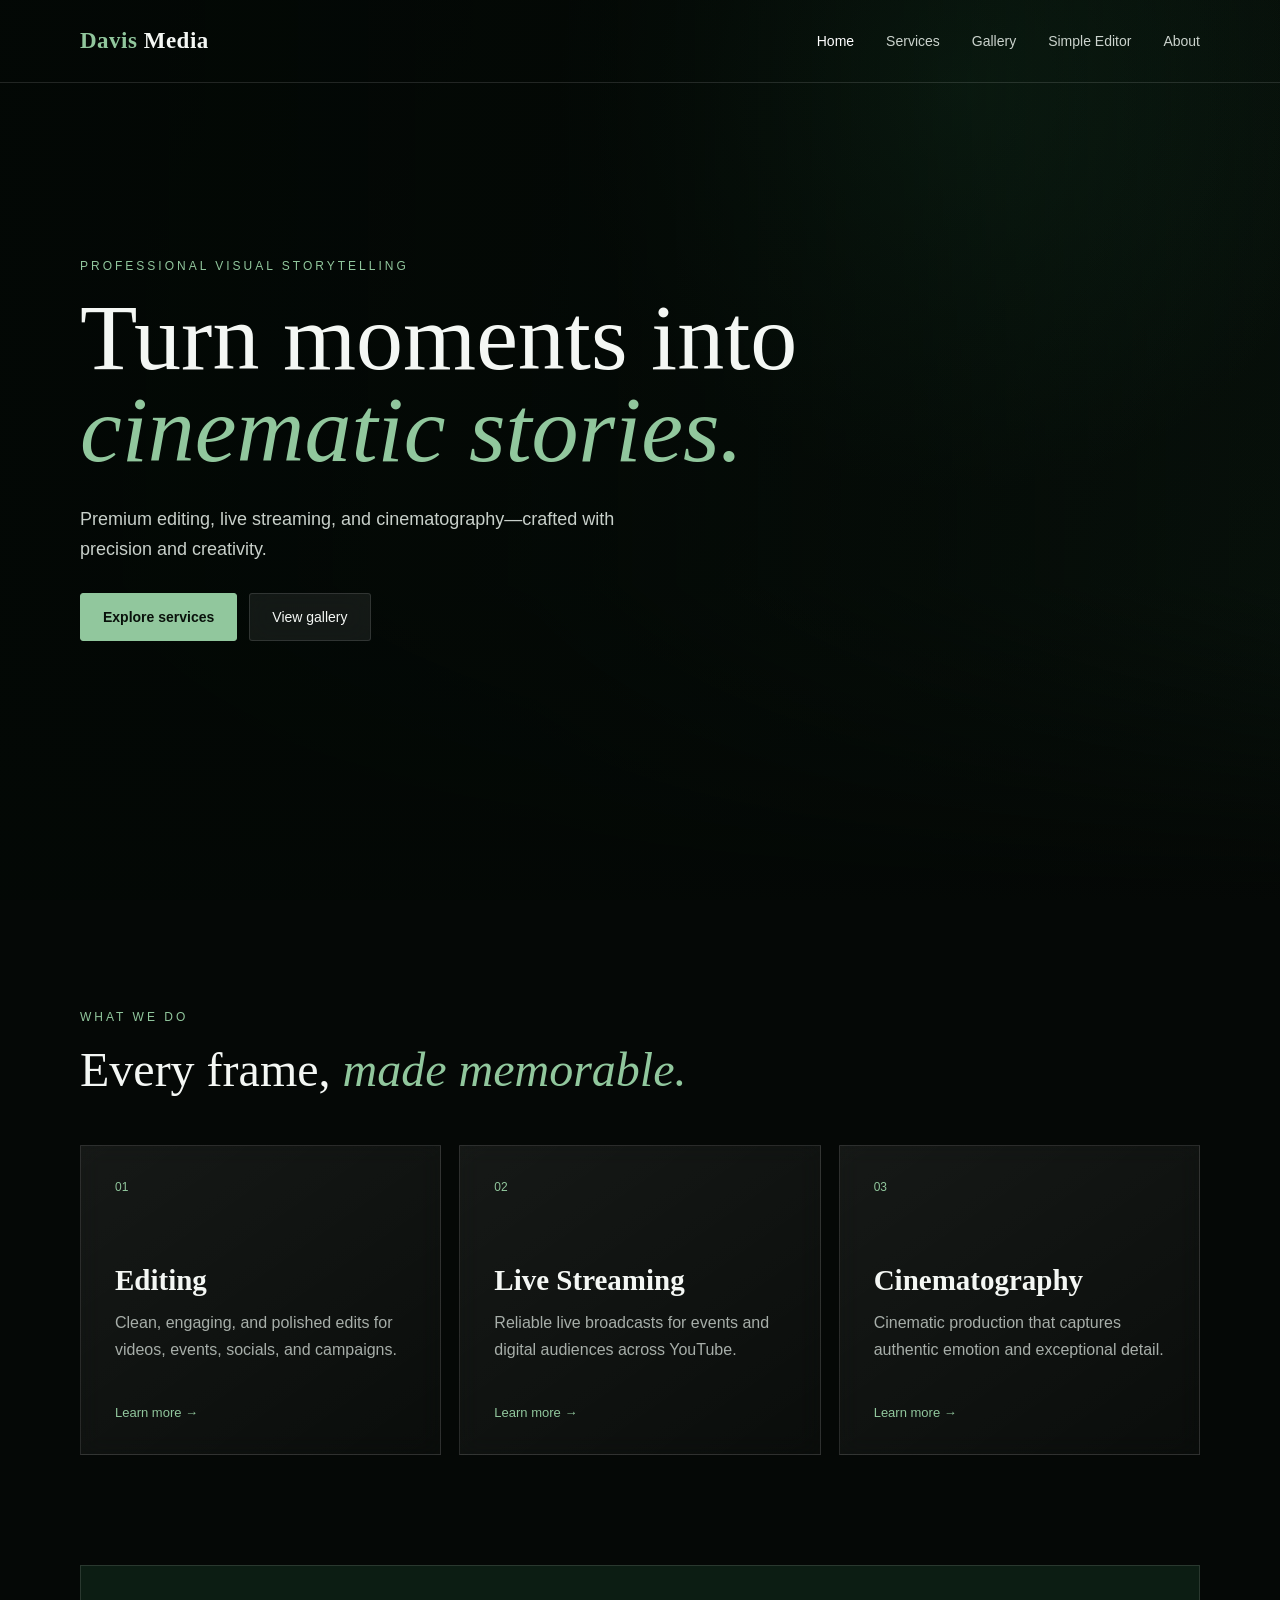
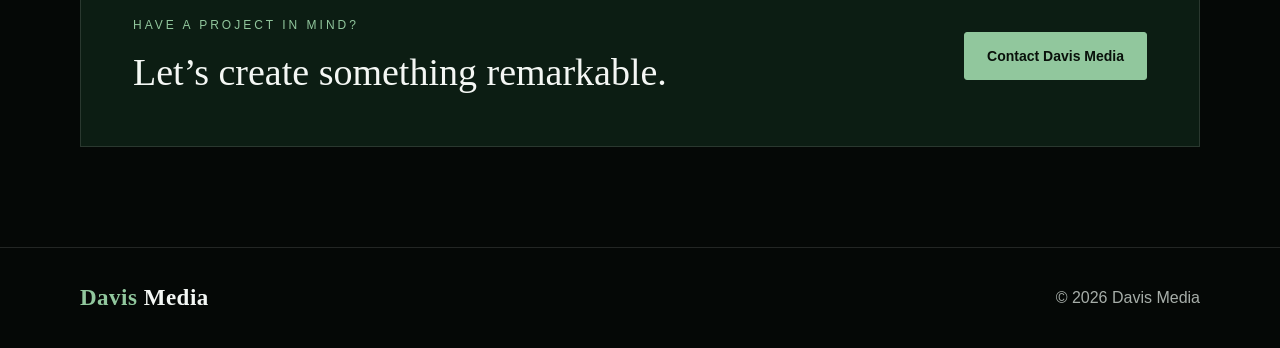
<file: index.html>
<!DOCTYPE html>
<html lang="en">
<head>
  <meta charset="UTF-8">
  <meta name="viewport" content="width=device-width, initial-scale=1.0">
  <meta name="theme-color" content="#07110b">
  <title>Davis Media | Home</title>
  <link rel="stylesheet" href="assets/css/style.css">
</head>
<body>
  <header class="nav-wrap">
    <nav class="nav container" aria-label="Main navigation">
      <a class="brand" href="index.html"><span>Davis</span> Media</a>
      <button class="menu-btn" aria-label="Toggle menu" aria-expanded="false">☰</button>
      <div class="nav-links">
        <a class="active" href="index.html">Home</a>
        <a href="services.html">Services</a>
        <a href="gallery.html">Gallery</a>
        <a href="editor.html">Simple Editor</a>
        <a href="about.html">About</a>
      </div>
    </nav>
  </header>

  <main>
    <section class="hero">
      <div class="hero-overlay"></div>
      <div class="container hero-content reveal">
        <p class="eyebrow">Professional visual storytelling</p>
        <h1>Turn moments into<br><em>cinematic stories.</em></h1>
        <p class="hero-text">Premium editing, live streaming, and cinematography—crafted with precision and creativity.</p>
        <div class="actions">
          <a class="btn primary" href="services.html">Explore services</a>
          <a class="btn glass" href="gallery.html">View gallery</a>
        </div>
      </div>
    </section>

    <section class="section">
      <div class="container">
        <div class="section-heading reveal">
          <p class="eyebrow">What we do</p>
          <h2>Every frame, <em>made memorable.</em></h2>
        </div>
        <div class="card-grid">
          <article class="card reveal">
            <span class="card-number">01</span>
            <h3>Editing</h3>
            <p>Clean, engaging, and polished edits for videos, events, socials, and campaigns.</p>
            <a href="services.html#editing">Learn more →</a>
          </article>
          <article class="card reveal">
            <span class="card-number">02</span>
            <h3>Live Streaming</h3>
            <p>Reliable live broadcasts for events and digital audiences across YouTube.</p>
            <a href="services.html#streaming">Learn more →</a>
          </article>
          <article class="card reveal">
            <span class="card-number">03</span>
            <h3>Cinematography</h3>
            <p>Cinematic production that captures authentic emotion and exceptional detail.</p>
            <a href="services.html#cinematography">Learn more →</a>
          </article>
        </div>
      </div>
    </section>

    <section class="cta-section">
      <div class="container cta reveal">
        <div><p class="eyebrow">Have a project in mind?</p><h2>Let’s create something remarkable.</h2></div>
        <a class="btn primary" href="about.html">Contact Davis Media</a>
      </div>
    </section>
  </main>

  <footer><div class="container footer-inner"><a class="brand" href="index.html"><span>Davis</span> Media</a><p>© <span data-year></span> Davis Media</p></div></footer>
  <script src="assets/js/main.js"></script>
</body>
</html>
</file>
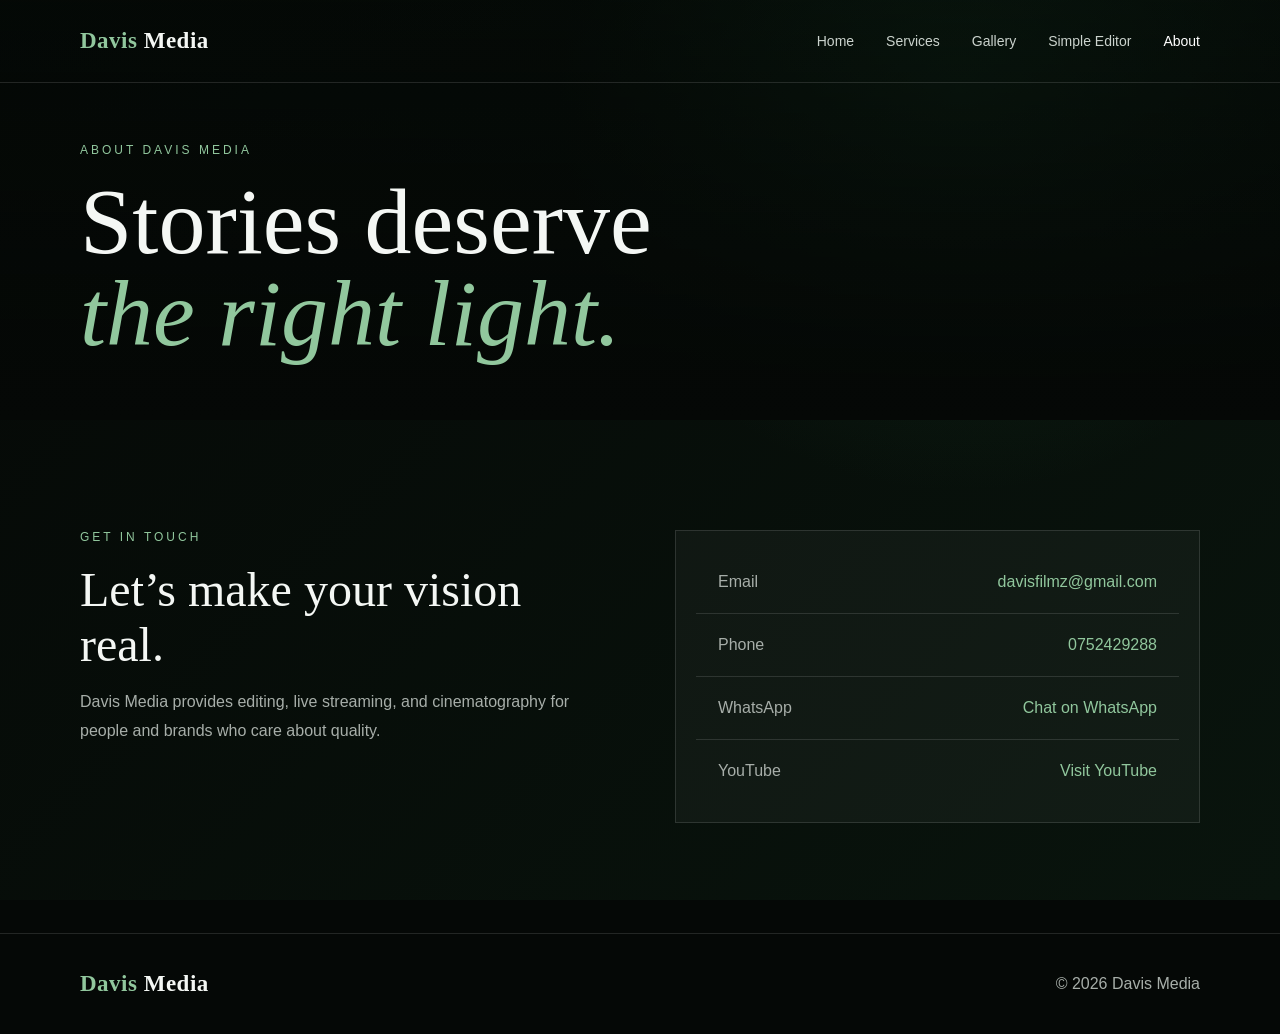
<file: about.html>
<!DOCTYPE html>
<html lang="en">
<head><meta charset="UTF-8"><meta name="viewport" content="width=device-width, initial-scale=1.0"><title>About | Davis Media</title><link rel="stylesheet" href="assets/css/style.css"></head>
<body>
<header class="nav-wrap"><nav class="nav container"><a class="brand" href="index.html"><span>Davis</span> Media</a><button class="menu-btn" aria-label="Toggle menu" aria-expanded="false">☰</button><div class="nav-links"><a href="index.html">Home</a><a href="services.html">Services</a><a href="gallery.html">Gallery</a><a href="editor.html">Simple Editor</a><a class="active" href="about.html">About</a></div></nav></header>
<main><section class="page-hero"><div class="container reveal"><p class="eyebrow">About Davis Media</p><h1>Stories deserve<br><em>the right light.</em></h1></div></section>
<section class="section"><div class="container about-grid"><div class="about-copy reveal"><p class="eyebrow">Get in touch</p><h2>Let’s make your vision real.</h2><p>Davis Media provides editing, live streaming, and cinematography for people and brands who care about quality.</p></div><div class="contact-card reveal"><div><span>Email</span><a href="mailto:davisfilmz@gmail.com">davisfilmz@gmail.com</a></div><div><span>Phone</span><a href="tel:+256752429288">0752429288</a></div><div><span>WhatsApp</span><a href="https://wa.me/256752429288" target="_blank" rel="noopener">Chat on WhatsApp</a></div><div><span>YouTube</span><a href="https://www.youtube.com/" target="_blank" rel="noopener">Visit YouTube</a></div></div></div></section></main>
<footer><div class="container footer-inner"><a class="brand" href="index.html"><span>Davis</span> Media</a><p>© <span data-year></span> Davis Media</p></div></footer><script src="assets/js/main.js"></script></body></html>
</file>
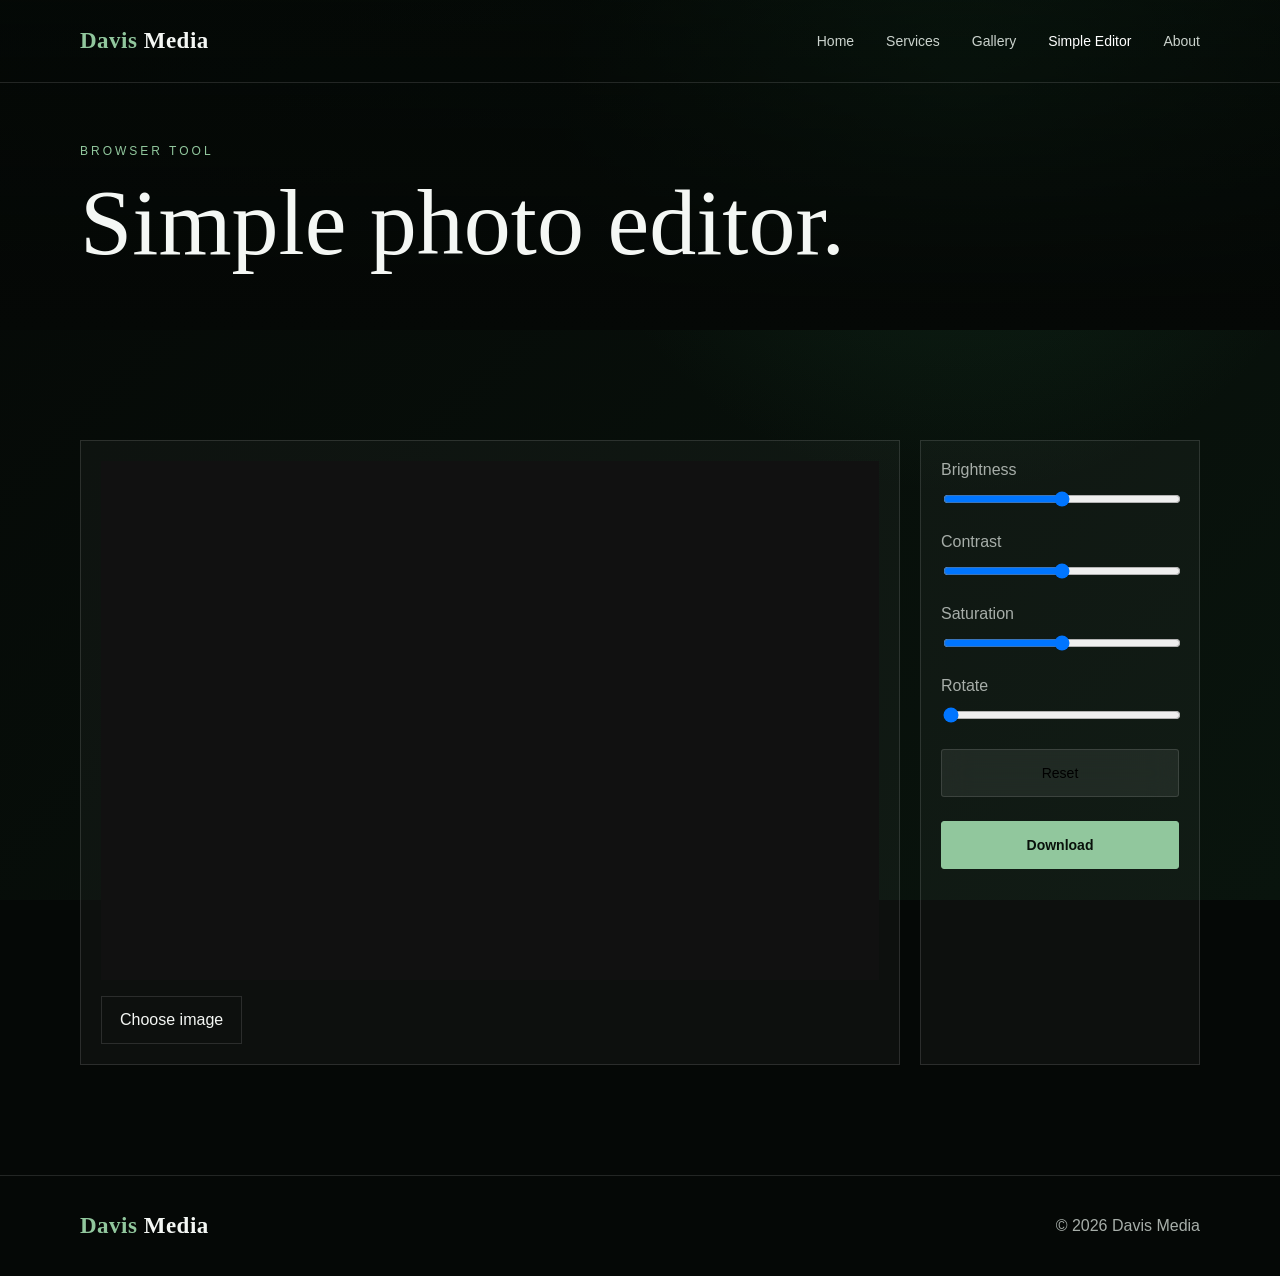
<file: editor.html>
<!DOCTYPE html>
<html lang="en">
<head><meta charset="UTF-8"><meta name="viewport" content="width=device-width, initial-scale=1.0"><title>Simple Editor | Davis Media</title><link rel="stylesheet" href="assets/css/style.css"></head>
<body>
<header class="nav-wrap"><nav class="nav container"><a class="brand" href="index.html"><span>Davis</span> Media</a><button class="menu-btn" aria-label="Toggle menu" aria-expanded="false">☰</button><div class="nav-links"><a href="index.html">Home</a><a href="services.html">Services</a><a href="gallery.html">Gallery</a><a class="active" href="editor.html">Simple Editor</a><a href="about.html">About</a></div></nav></header>
<main><section class="page-hero compact"><div class="container reveal"><p class="eyebrow">Browser tool</p><h1>Simple photo editor.</h1></div></section>
<section class="section"><div class="container editor-layout"><div class="editor-stage reveal"><canvas id="editor-canvas" width="900" height="600"></canvas><label class="upload-btn" for="editor-file">Choose image</label><input id="editor-file" type="file" accept="image/*" hidden></div><aside class="editor-controls reveal"><label>Brightness <input id="brightness" type="range" min="50" max="150" value="100"></label><label>Contrast <input id="contrast" type="range" min="50" max="150" value="100"></label><label>Saturation <input id="saturation" type="range" min="0" max="200" value="100"></label><label>Rotate <input id="rotation" type="range" min="0" max="270" step="90" value="0"></label><button id="reset-editor" class="btn glass" type="button">Reset</button><button id="download-editor" class="btn primary" type="button">Download</button></aside></div></section></main>
<footer><div class="container footer-inner"><a class="brand" href="index.html"><span>Davis</span> Media</a><p>© <span data-year></span> Davis Media</p></div></footer><script src="assets/js/main.js"></script><script src="assets/js/editor.js"></script></body></html>
</file>
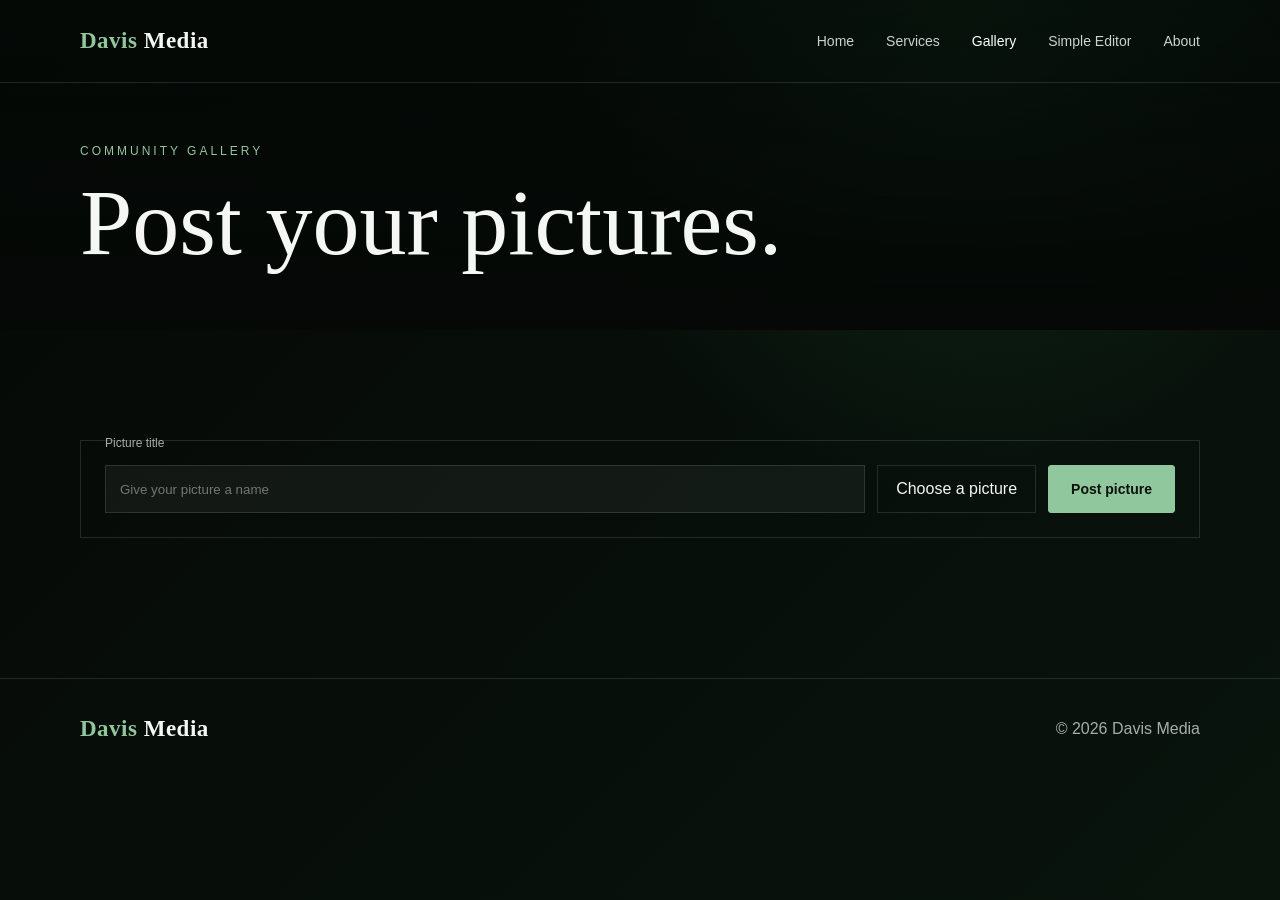
<file: gallery.html>
<!DOCTYPE html>
<html lang="en">
<head><meta charset="UTF-8"><meta name="viewport" content="width=device-width, initial-scale=1.0"><title>Gallery | Davis Media</title><link rel="stylesheet" href="assets/css/style.css"></head>
<body>
<header class="nav-wrap"><nav class="nav container"><a class="brand" href="index.html"><span>Davis</span> Media</a><button class="menu-btn" aria-label="Toggle menu" aria-expanded="false">☰</button><div class="nav-links"><a href="index.html">Home</a><a href="services.html">Services</a><a class="active" href="gallery.html">Gallery</a><a href="editor.html">Simple Editor</a><a href="about.html">About</a></div></nav></header>
<main><section class="page-hero compact"><div class="container reveal"><p class="eyebrow">Community gallery</p><h1>Post your pictures.</h1></div></section>
<section class="section"><div class="container"><div class="upload-box reveal"><label for="photo-title">Picture title</label><input id="photo-title" type="text" maxlength="60" placeholder="Give your picture a name"><label class="upload-btn" for="photo-file">Choose a picture</label><input id="photo-file" type="file" accept="image/*" hidden><button class="btn primary" id="post-photo" type="button">Post picture</button></div><div id="gallery-grid" class="gallery-grid"></div></div></section></main>
<footer><div class="container footer-inner"><a class="brand" href="index.html"><span>Davis</span> Media</a><p>© <span data-year></span> Davis Media</p></div></footer><script src="assets/js/main.js"></script><script src="assets/js/gallery.js"></script></body></html>
</file>
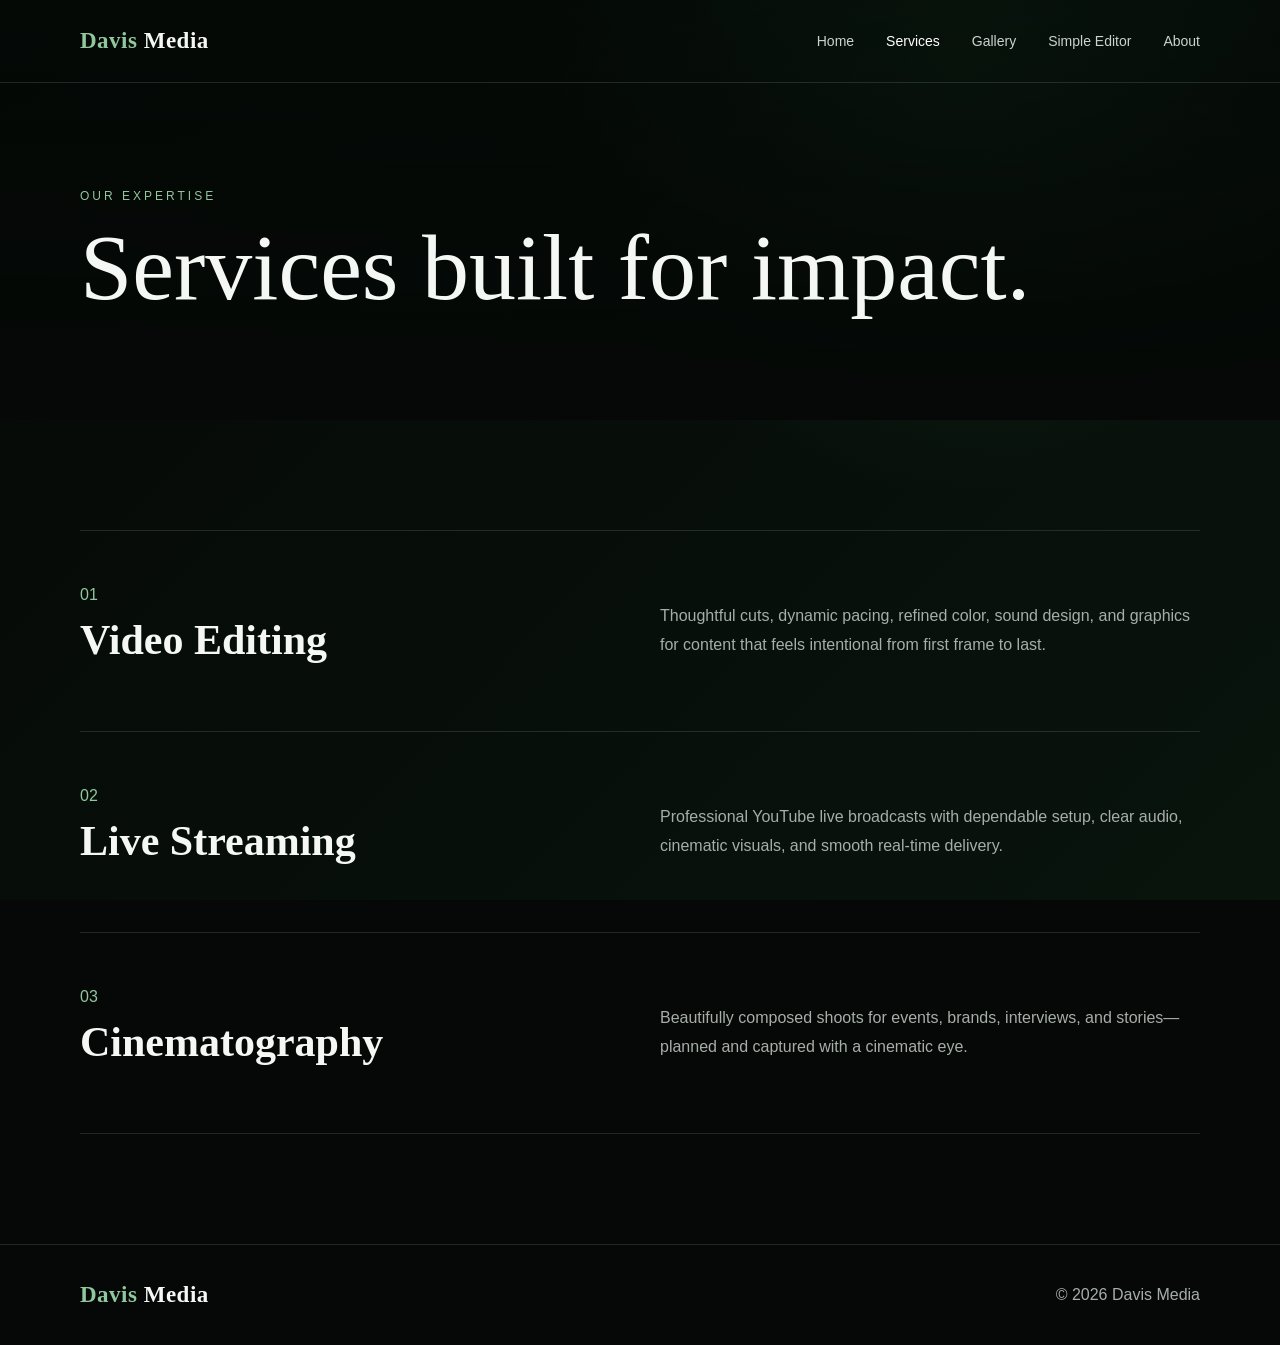
<file: services.html>
<!DOCTYPE html>
<html lang="en">
<head><meta charset="UTF-8"><meta name="viewport" content="width=device-width, initial-scale=1.0"><title>Services | Davis Media</title><link rel="stylesheet" href="assets/css/style.css"></head>
<body>
<header class="nav-wrap"><nav class="nav container"><a class="brand" href="index.html"><span>Davis</span> Media</a><button class="menu-btn" aria-label="Toggle menu" aria-expanded="false">☰</button><div class="nav-links"><a href="index.html">Home</a><a class="active" href="services.html">Services</a><a href="gallery.html">Gallery</a><a href="editor.html">Simple Editor</a><a href="about.html">About</a></div></nav></header>
<main><section class="page-hero"><div class="container reveal"><p class="eyebrow">Our expertise</p><h1>Services built for impact.</h1></div></section>
<section class="section"><div class="container service-list">
<article id="editing" class="service-row reveal"><div><span>01</span><h2>Video Editing</h2></div><p>Thoughtful cuts, dynamic pacing, refined color, sound design, and graphics for content that feels intentional from first frame to last.</p></article>
<article id="streaming" class="service-row reveal"><div><span>02</span><h2>Live Streaming</h2></div><p>Professional YouTube live broadcasts with dependable setup, clear audio, cinematic visuals, and smooth real-time delivery.</p></article>
<article id="cinematography" class="service-row reveal"><div><span>03</span><h2>Cinematography</h2></div><p>Beautifully composed shoots for events, brands, interviews, and stories—planned and captured with a cinematic eye.</p></article>
</div></section></main>
<footer><div class="container footer-inner"><a class="brand" href="index.html"><span>Davis</span> Media</a><p>© <span data-year></span> Davis Media</p></div></footer><script src="assets/js/main.js"></script></body></html>
</file>
<file: assets/css/style.css>
:root{--bg:#050806;--green:#173d27;--lime:#91c79d;--white:#f4f7f4;--muted:#a7aea9;--line:rgba(255,255,255,.12)}*{box-sizing:border-box}html{scroll-behavior:smooth}body{margin:0;font-family:Arial,Helvetica,sans-serif;background:var(--bg);color:var(--white)}body:before{content:"";position:fixed;inset:0;z-index:-2;background:radial-gradient(circle at 75% 10%,rgba(35,99,60,.28),transparent 32%),linear-gradient(135deg,#050806 0%,#09140d 100%)}a{color:inherit;text-decoration:none}.container{width:min(1120px,calc(100% - 40px));margin:auto}.nav-wrap{position:absolute;z-index:20;width:100%;border-bottom:1px solid var(--line)}.nav{height:82px;display:flex;align-items:center;justify-content:space-between}.brand{font-family:Georgia,'Times New Roman',serif;font-size:23px;font-weight:bold;letter-spacing:.5px}.brand span{color:var(--lime)}.nav-links{display:flex;gap:32px}.nav-links a{font-size:14px;color:#cbd3cd}.nav-links a.active,.nav-links a:hover{color:white}.menu-btn{display:none;background:none;border:0;color:white;font-size:24px}.hero{min-height:760px;height:100vh;display:flex;align-items:center;position:relative;background:url('https://images.unsplash.com/photo-1502920917128-1aa500764cbd?auto=format&fit=crop&w=1800&q=85') center/cover no-repeat}.hero-overlay{position:absolute;inset:0;background:linear-gradient(90deg,rgba(3,8,5,.96) 0%,rgba(3,8,5,.78) 42%,rgba(3,8,5,.18) 100%),linear-gradient(0deg,var(--bg),transparent 35%)}.hero-content{position:relative}.eyebrow{text-transform:uppercase;letter-spacing:3px;font-size:12px;color:var(--lime);margin:0 0 18px}.hero h1,.page-hero h1{font-family:Georgia,'Times New Roman',serif;font-size:clamp(54px,8vw,94px);line-height:.98;margin:0;font-weight:normal}.hero h1 em,.page-hero h1 em,h2 em{color:var(--lime);font-weight:normal}.hero-text{max-width:560px;font-size:18px;line-height:1.7;color:#c8d0ca;margin:28px 0}.actions{display:flex;gap:12px}.btn{display:inline-flex;align-items:center;justify-content:center;min-height:48px;padding:0 22px;border:1px solid var(--line);border-radius:3px;font-size:14px;cursor:pointer}.primary{background:var(--lime);color:#09110b;border-color:var(--lime);font-weight:bold}.glass{background:rgba(255,255,255,.07);backdrop-filter:blur(12px)}.section{padding:110px 0}.section-heading{margin-bottom:48px}.section-heading h2,.cta h2,.about-copy h2{font-family:Georgia,'Times New Roman',serif;font-size:48px;font-weight:normal;margin:0}.card-grid{display:grid;grid-template-columns:repeat(3,1fr);gap:18px}.card{min-height:310px;padding:34px;border:1px solid var(--line);background:linear-gradient(145deg,rgba(255,255,255,.07),rgba(255,255,255,.025));backdrop-filter:blur(12px);display:flex;flex-direction:column}.card-number{color:var(--lime);font-size:12px}.card h3{font-family:Georgia,'Times New Roman',serif;font-size:29px;margin:70px 0 12px}.card p{color:var(--muted);line-height:1.7;margin:0}.card a{margin-top:auto;color:var(--lime);font-size:13px}.cta-section{padding:0 0 100px}.cta{border:1px solid var(--line);background:rgba(20,51,32,.5);padding:52px;display:flex;align-items:center;justify-content:space-between}.cta h2{font-size:38px}.page-hero{min-height:420px;padding-top:82px;display:flex;align-items:center;background:linear-gradient(rgba(4,9,6,.6),var(--bg)),url('https://images.unsplash.com/photo-1516035069371-29a1b244cc32?auto=format&fit=crop&w=1800&q=80') center/cover}.page-hero.compact{min-height:330px}.service-list{border-top:1px solid var(--line)}.service-row{display:grid;grid-template-columns:1fr 1fr;gap:40px;padding:55px 0;border-bottom:1px solid var(--line)}.service-row span{color:var(--lime)}.service-row h2{font-family:Georgia,'Times New Roman',serif;font-size:42px;margin:12px 0}.service-row p{color:var(--muted);line-height:1.8;align-self:center}.about-grid{display:grid;grid-template-columns:1fr 1fr;gap:70px}.about-copy p:not(.eyebrow){color:var(--muted);line-height:1.8}.contact-card{border:1px solid var(--line);background:rgba(255,255,255,.04);padding:20px}.contact-card div{padding:22px;border-bottom:1px solid var(--line);display:flex;justify-content:space-between}.contact-card div:last-child{border:0}.contact-card span{color:var(--muted)}.contact-card a{color:var(--lime)}.upload-box{border:1px solid var(--line);padding:24px;display:grid;grid-template-columns:1fr auto auto;gap:12px;align-items:end;margin-bottom:30px}.upload-box input[type=text]{height:48px;border:1px solid var(--line);background:rgba(255,255,255,.05);color:white;padding:0 14px}.upload-box label:not(.upload-btn){position:absolute;transform:translateY(-63px);color:var(--muted);font-size:12px}.upload-btn{height:48px;padding:0 18px;display:inline-flex;align-items:center;border:1px solid var(--line);cursor:pointer}.gallery-grid{display:grid;grid-template-columns:repeat(3,1fr);gap:18px}.gallery-item{position:relative;aspect-ratio:1/1;overflow:hidden;border:1px solid var(--line)}.gallery-item img{width:100%;height:100%;object-fit:cover}.gallery-item p{position:absolute;bottom:0;margin:0;width:100%;padding:18px;background:linear-gradient(transparent,rgba(0,0,0,.85))}.editor-layout{display:grid;grid-template-columns:minmax(0,2fr) 280px;gap:20px}.editor-stage,.editor-controls{border:1px solid var(--line);background:rgba(255,255,255,.035);padding:20px}.editor-stage canvas{display:block;width:100%;max-height:520px;background:#111;object-fit:contain}.editor-stage .upload-btn{margin-top:16px}.editor-controls{display:flex;flex-direction:column;gap:24px}.editor-controls label{display:flex;flex-direction:column;gap:10px;color:var(--muted)}.editor-controls input{width:100%}footer{border-top:1px solid var(--line)}.footer-inner{height:100px;display:flex;align-items:center;justify-content:space-between}.footer-inner p{color:var(--muted)}.reveal{opacity:0;transform:translateY(20px);transition:.7s ease}.reveal.visible{opacity:1;transform:none}@media(max-width:800px){.container{width:min(100% - 28px,1120px)}.menu-btn{display:block}.nav-links{display:none;position:absolute;top:82px;left:0;width:100%;background:rgba(5,8,6,.98);padding:20px 14px;flex-direction:column}.nav-links.open{display:flex}.hero{min-height:680px}.hero h1{font-size:52px}.card-grid,.gallery-grid{grid-template-columns:1fr}.section{padding:75px 0}.cta{align-items:flex-start;flex-direction:column;gap:25px}.cta h2{font-size:32px}.service-row,.about-grid,.editor-layout{grid-template-columns:1fr}.contact-card div{flex-direction:column;gap:8px}.upload-box{grid-template-columns:1fr}.upload-box label:not(.upload-btn){display:none}.footer-inner{height:auto;padding:30px 0;gap:20px}.page-hero h1{font-size:48px}.editor-layout{gap:12px}}
</file>
